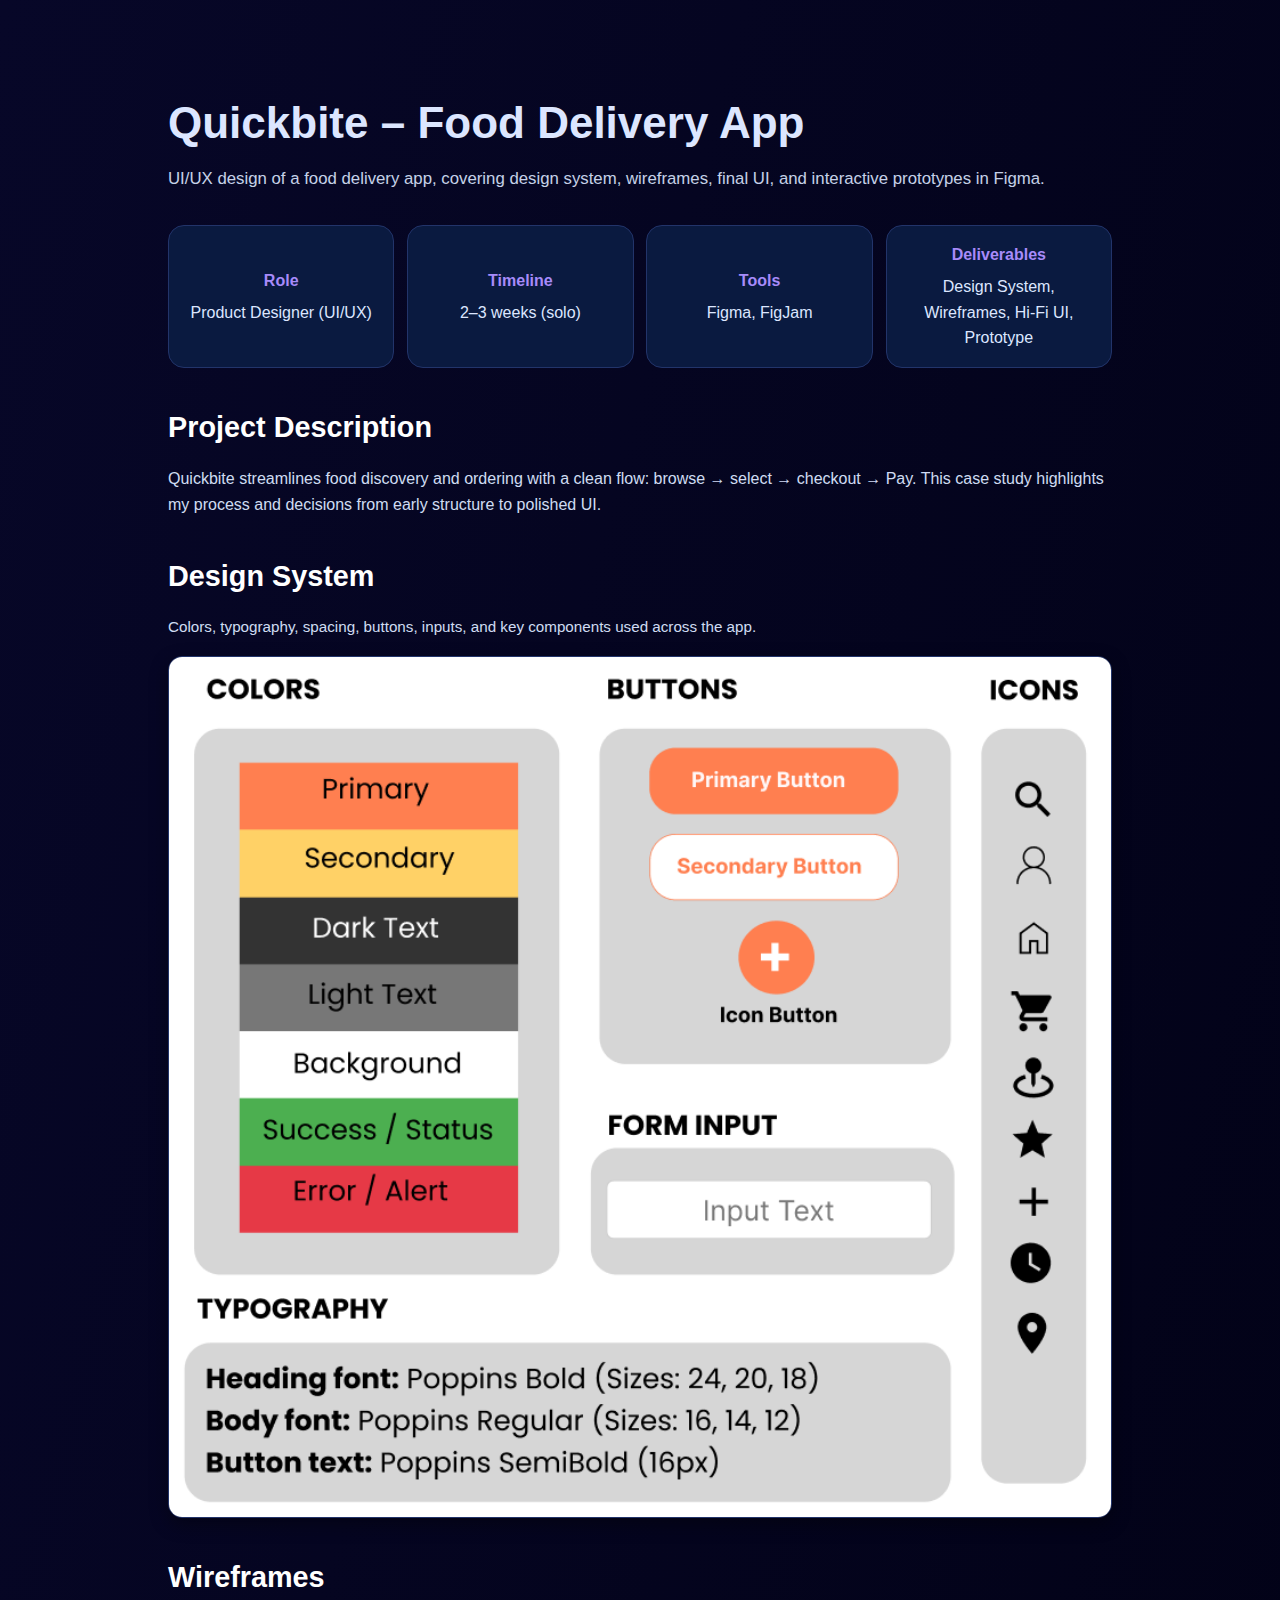
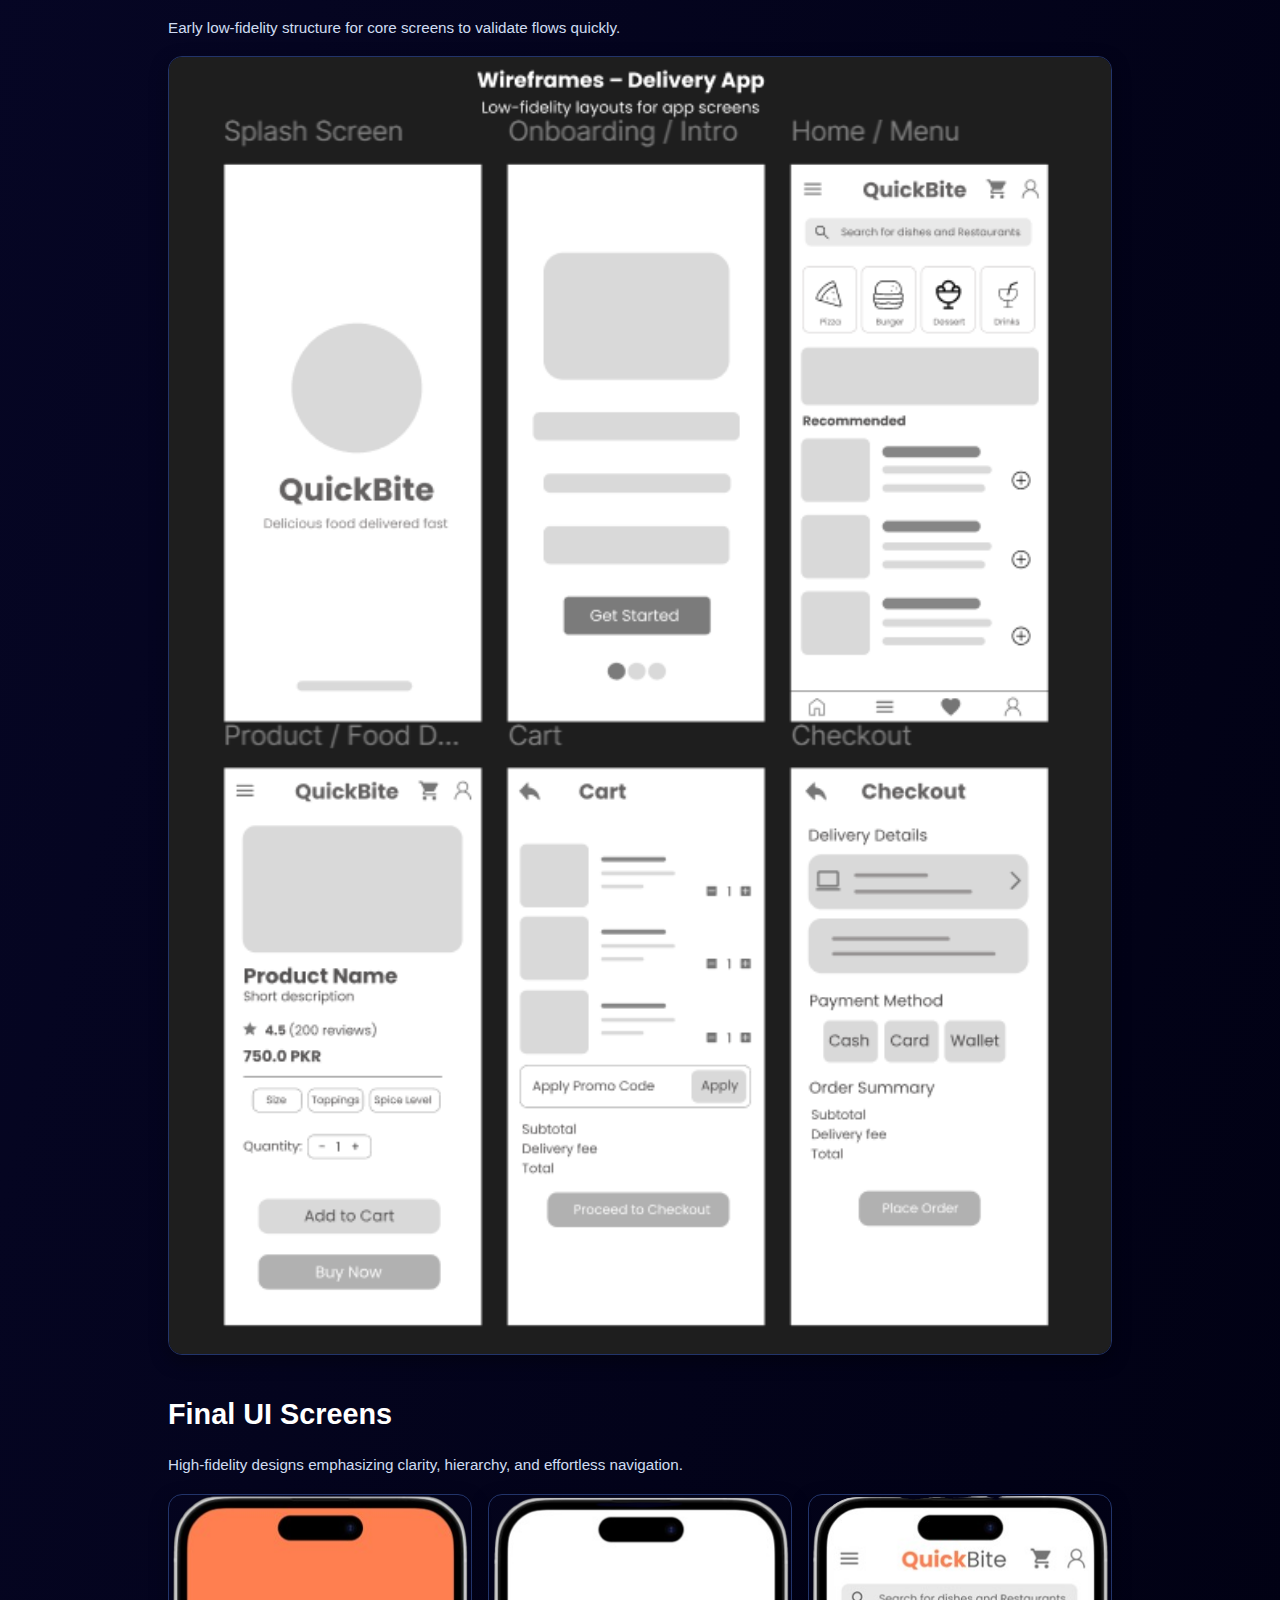
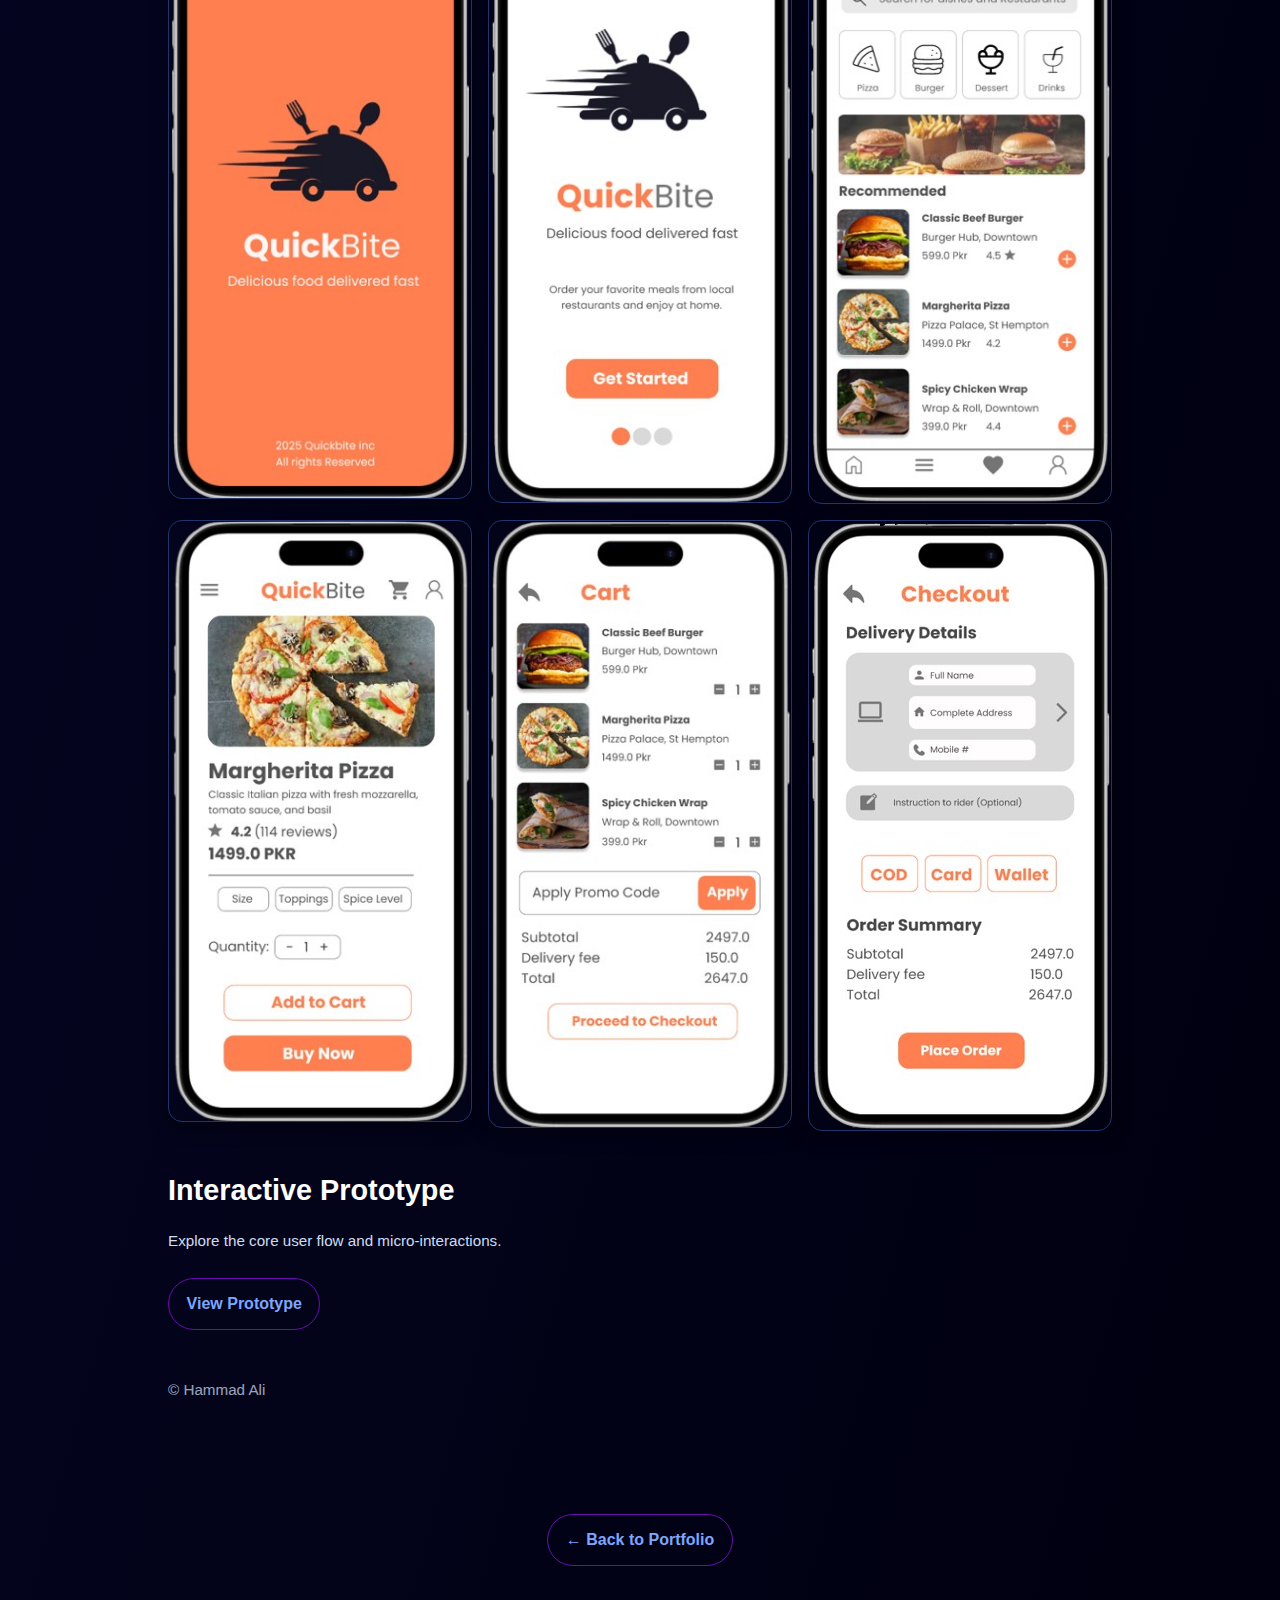
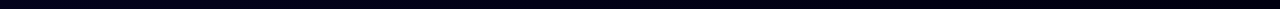
<file: uiux-project1.html>
<!DOCTYPE html>
<html lang="en">
<head>
  <meta charset="UTF-8" />
  <meta name="viewport" content="width=device-width, initial-scale=1.0"/>
  <title>Quickbite – Food Delivery App | UI/UX Case Study</title>

  <!-- Reuse your existing stylesheet -->
  <link rel="stylesheet" href="style.css"/>

  <!-- Page-scoped styles (safe to keep here) -->
  <style>
    /* Layout */
    .case-wrapper { padding: 4rem 10%; max-width: 1200px; margin: 0 auto; color: #dce6ff; }

    /* Back link */
    .back-link { display: inline-flex; gap: .5rem; align-items: center; text-decoration: none; border: 1px solid #6a0dad55; padding: .5rem .9rem; border-radius: 999px; font-size: .95rem; }
    .back-link:hover { background: #6a0dad22; }

    /* Hero */
    .case-hero { margin: 1.5rem 0 2rem; }
    .case-title { font-size: clamp(2rem, 4vw, 2.75rem); margin-bottom: .5rem; }
    .case-sub { opacity: .9; font-size: 1.05rem; }

    /* Meta */
    .meta { display: grid; grid-template-columns: repeat(auto-fit, minmax(180px, 1fr)); gap: .8rem; margin: 1.5rem 0 2.25rem; }
    .meta-card { background: #0a1a40; border: 1px solid #22346a; border-radius: 16px; padding: 1rem 1.1rem; }
    .meta-card h4 { margin-bottom: .4rem; color: #a78bfa; font-weight: 600; }

    /* Sections */
    .case-section { margin: 2.25rem 0; }
    .case-section h2 { font-size: 1.6rem; margin-bottom: .8rem; color: #6a0dad; }
    .case-section p { opacity: .95; }

    /* Media blocks */
    .media { display: grid; grid-template-columns: repeat(auto-fit, minmax(260px, 1fr)); gap: 1rem; margin-top: 1rem; }
    .media img { width: 100%; height: auto; border-radius: 14px; box-shadow: 0 6px 18px rgba(0,0,0,.35); border: 1px solid #22346a; }

    /* Prototype button */
    .btn-outline, .btn-primary { display: inline-block; text-decoration: none; padding: .75rem 1.1rem; border-radius: 999px; border: 1px solid #6a0dad; }
    .btn-primary { background: #6a0dad; border-color: #6a0dad; color: #fff; }
    .btn-primary:hover { filter: brightness(1.08); }

    /* Footer nav */
    .case-nav { display: flex; justify-content: space-between; gap: 1rem; margin-top: 2.5rem; }
    .muted { opacity: .7; font-size: .95rem; }
  </style>
</head>
<body>

  <main class="case-wrapper">
    <!-- Hero -->
    <header class="case-hero">
      <h1 class="case-title">Quickbite – Food Delivery App</h1>
      <p class="case-sub">UI/UX design of a food delivery app, covering design system, wireframes, final UI, and interactive prototypes in Figma.</p>
    </header>

    <!-- Meta -->
    <section class="meta">
      <div class="meta-card">
       <br> <h4>Role</h4>
        <p>Product Designer (UI/UX)</p>
      </div>
      <div class="meta-card">
       <br> <h4>Timeline</h4>
        <p>2–3 weeks (solo)</p>
      </div>
      <div class="meta-card">
       <br> <h4>Tools</h4>
        <p>Figma, FigJam</p>
      </div>
      <div class="meta-card">
        <h4>Deliverables</h4>
        <p>Design System, Wireframes, Hi-Fi UI, Prototype</p>
      </div>
    </section>

    <!-- Description -->
    <section class="case-section">
      <h2> Project Description</h2>
      <p>
        Quickbite streamlines food discovery and ordering with a clean flow: browse → select → checkout → Pay.
        This case study highlights my process and decisions from early structure to polished UI.
      </p>
    </section>

    <!-- Design System -->
    <section class="case-section">
      <h2> Design System</h2>
      <p class="muted">Colors, typography, spacing, buttons, inputs, and key components used across the app.</p>
      <div class="media">
        <img src="assets/Design system.png" alt="Quickbite Design System"/>
      </div>
    </section>

    <!-- Wireframes -->
    <section class="case-section">
      <h2> Wireframes</h2>
      <p class="muted">Early low-fidelity structure for core screens to validate flows quickly.</p>
      <div class="media">
        <!-- Replace with your exported Figma assets -->
        <img src="assets/wireframes.png" alt="Wireframes"/>
      </div>
    </section>

    <!-- Final UI -->
    <section class="case-section">
      <h2> Final UI Screens</h2>
      <p class="muted">High-fidelity designs emphasizing clarity, hierarchy, and effortless navigation.</p>
      <div class="media">
        <!-- Replace with your exported Figma assets -->
        <img src="assets/1st.png" alt=" Landing"/>
        <img src="assets/welcome.png" alt=" Welcome"/>
        <img src="assets/home.png" alt=" Home"/>
        <img src="assets/resturant.png" alt=" Restaurant"/>
        <img src="assets/cart.png" alt=" Cart"/>
        <img src="assets/checkout.png" alt=" Checkout"/>
      </div>
    </section>

    <!-- Prototype -->
    <section class="case-section">
      <h2> Interactive Prototype</h2>
      <p class="muted">Explore the core user flow and micro-interactions.</p><br>
      <a href="https://www.figma.com/proto/vi0Ort4JM1Rf9wN3PC8gpb/QuickBite-%E2%80%93
      -Food-Delivery-App?page-id=1%3A4&node-id=43-277&p=f&viewport=228%2C25%2C0.27&t=
      jrr0LNRKMBejVuUk-1&scaling=scale-down&content-scaling=fixed" target="_blank" 
      class="btn-outline">View Prototype</a>
    </section>

    <!-- Footer nav -->
    <div class="case-nav">
      <span class="muted">© Hammad Ali</span>
    </div>
  </main>
<div class="case-section" style="text-align: center; margin-top: 3rem;">
  <a href="index.html" class="btn-outline">← Back to Portfolio</a>
</div>
</body>
</html>
</file>
<file: style.css>
/* General Reset */
* {
  margin: 0;
  padding: 0;
  box-sizing: border-box;
}

body {
  font-family: 'Arial', sans-serif;
  background: linear-gradient(to bottom right, #070728, #000010);
  color: #b3c7f9;
  line-height: 1.6;
  scroll-behavior: smooth;
}
/* ---------- Navbar ---------- */

/* Desktop (default) */
.navbar {
  position: relative;
  width: 100%;
  padding: 1rem 2rem;
  background: transparent;
  display: flex;
  justify-content: center;  /* center nav */
  align-items: center;
  margin-top: 20px;
  z-index: 1000;
}

/* Nav Links (desktop) */
.navbar .nav-links {
  display: flex;
  justify-content: center;
  list-style: none;
  gap: 2rem;
}

.navbar .nav-links a {
  position: relative;
  text-decoration: none;
  color: #b3c7f9;
  font-weight: bold;
  transition: color 0.3s ease;
}

/* Hover underline effect */
.navbar .nav-links a::after {
  content: "";
  position: absolute;
  left: 0;
  bottom: -4px;
  width: 0;
  height: 2px;
  background: #6a0dad;
  transition: width 0.3s ease;
}

.navbar .nav-links a:hover {
  color: #6a0dad;
}

.navbar .nav-links a:hover::after {
  width: 100%;
}

/* ---------- Mobile (override) ---------- */
@media (max-width: 768px) {
  .navbar {
    display: none;   /* hide navbar on mobile */
  }
}



/* Hero Section */
.hero {
  height: 100vh;
  display: flex;
  flex-direction: column;
  justify-content: center;
  align-items: center;
  text-align: center;
}
.hero h1 {
  font-size: 4rem;
  font-weight: bold;
}
.hero h1 {
  font-size: 4rem;
  font-weight: bold;
  color: #fff;
  text-shadow: 0 0 5px #9aa9f7, 0 0 5px #9aa9f7, 0 0 2.5px #9aa9f7, 0 0 7.5px #9aa9f7;

}

@keyframes glow {
  from {
    text-shadow: 0 0 3px #9aa9f7, 0 0 10px #9aa9f7, 0 0 15px #9aa9f7, 0 0 30px #9aa9f7;
  }
  to {
    text-shadow: 0 0 3px #9aa9f7, 0 0 10px #9aa9f7, 0 0 15px #9aa9f7, 0 0 30px #9aa9f7;
  }
}
.hero p {
  margin: 1rem 0;
  font-size: 1.2rem;
}
.hero p:nth-of-type(2) {
  font-size: 1rem;
  color: #9aa9f7f1;   /* softer, lighter shade */
  margin-top: -0.3rem;
  font-style: italic; /* italic */
}
/* Section wrapper */
.about {
  position: relative;
}

/* Constrains the layout and provides a positioning context */
.about-inner {
  position: relative;
  max-width: 1200px;   /* adjust to your site container width */
  margin: 0 auto;
}

/* Reserve horizontal space so text never collides with the photo */
.about-content {
  text-align: justify;
  /* width of the circle (260) + the gap you want (80) = 340 */
  margin-right: 340px;
}

/* Circle pinned on the right,  */
.about-photo {
  position: absolute;
  top: 3.25rem;
  right: 30px;
  width: 230px;
  height: 230px;
  border-radius: 50%;
  overflow: hidden;
  display: grid;
  place-items: center
  /* Glow effect */
  box-shadow: 0 0 10px #00aaff,   /* subtle glow */
              0 0 20px #00aaff,
              0 0 35px #00aaff;
  transition: box-shadow 0.3s ease;
}

.about-photo img {
  width: 100%;
  height: 100%;
  object-fit: cover;
  border-radius: 50%; /* ensure image follows the circular shape */
}

/* Responsive: stack on small screens */
@media (max-width: 900px) {
  .about-content {
    margin-right: 0;
  }
  .about-photo {
    position: static;
    margin: 1.75rem auto 0;
    box-shadow: 0 0 10px #6a0dad, 0 0 20px #6a0dad; /* reduce glow on small screens */
  }
}

/* Universal Button Styles (for actual buttons, not navbar links) */
button,
.btn-outline {
  position: relative;
  display: inline-block;
  border: 1px solid #b3c7f9;
  padding: 0.6rem 1.5rem;
  border-radius: 30px;
  text-decoration: none;
  color: #b3c7f9;
  background: transparent;
  font-weight: bold;
  cursor: pointer;
  overflow: hidden;
  transition: color 0.3s ease, background 0.3s ease, box-shadow 0.3s ease;
}

/* Glowing hover effect for all buttons */
button::after,
.btn-outline::after {
  content: "";
  position: absolute;
  left: 0;
  bottom: -4px;
  width: 0;
  height: 2px;
  background: #6a0dad;
  transition: width 0.3s ease;
}

button:hover,
.btn-outline:hover {
  color: #6a0dad;
  background: rgba(106, 13, 173, 0.1);
  box-shadow: 0 0 12px rgba(106, 13, 173, 0.6);
}

button:hover::after,
.btn-outline:hover::after {
  width: 100%;
}


/* Special Style for Download Resume Button */
.download-btn {
  display: inline-block;
  padding: 0.8rem 2rem;
  border-radius: 40px;
  background: linear-gradient(45deg, #6a0dad, #0077ff);
  color: #fff !important;
  font-weight: bold;
  text-decoration: none;
  cursor: pointer;
  box-shadow: 0 0 12px rgba(106, 13, 173, 0.6);
  transition: all 0.3s ease;
}

.download-btn:hover {
  background: linear-gradient(45deg, #0077ff, #6a0dad);
  transform: translateY(-3px);
  box-shadow: 0 0 20px rgba(106, 13, 173, 0.9);
}

/* About Section */
.about {
  padding: 5rem 10%;
  background: #1f2e5282;
}

.about h2 {
  font-size: 2.5rem;
  margin-bottom: 1rem;
}

.quote {
  color: #00aaff;
  margin: 1rem 0;
  font-style: italic;
}

/* Skills Section */
.skills {
  padding: 5rem 10%;
}

.skills h2 {
  font-size: 2.5rem;
  margin-bottom: 2rem;
}

.skills-grid {
  display: grid;
  grid-template-columns: repeat(auto-fit, minmax(220px, 1fr)); /* bigger cards */
  gap: 2rem;
}

.skill-card {
  background: #0a1a40;
  padding: 2.2rem;               /* more padding = bigger card */
  border-radius: 16px;
  text-align: center;
  transition: transform 0.3s;
  
  display: flex;                 /* center content */
  flex-direction: column;
  justify-content: center;       /* vertical center */
  align-items: center;           /* horizontal center */
  gap: 0.7rem;
  height: 260px;                 /* fixed height for equal size */
}

.skill-card:hover {
  transform: translateY(-5px);
}

.skill-card img {
  width: 60px;                   /* bigger icon */
  margin-bottom: 0.5rem;
}

.skill-card h3 {
  font-size: 1.3rem;             /* slightly bigger title */
}

.skill-desc {
  font-size: 1rem;               /* slightly bigger description */
  font-style: italic;
  color: #9bb2d6;
  margin-top: 0.3rem;
}

/* Projects Section */
.projects {
  padding: 4rem 10%;
  text-align: center;
}

.projects h2 {
  font-size: 2.5rem;
  margin-bottom: 2rem;
  color: #dce6ff;
}

.projects-grid {
  display: grid;
  grid-template-columns: repeat(auto-fit, minmax(250px, 1fr));
  gap: 2rem;
}

.project-card {
  background: #0a1a40;
  border-radius: 15px;
  padding: 1.5rem;
  text-align: center;
  transition: transform 0.3s;
}

.project-card:hover {
  transform: translateY(-5px);
}

.project-image {
  width: 100%;
  height: 150px;
  object-fit: contain; /* keeps logos/images neat */
  border-radius: 10px;
  padding: 10px;
  margin-bottom: 0.8rem;
}

.project-card h3 {
  color: #fff;
  margin-bottom: 0.4rem;
  font-size: 1.2rem;
  font-weight: bold;
}

/* NEW - paragraph under title */
.project-card p {
  color: #d0d8ff;
  font-size: 0.95rem;
  margin-bottom: 1rem;
  line-height: 1.4;
}

.btn-outline {
  display: inline-block;
  padding: 6px 16px;
  border: 1px solid #7da6ff;
  border-radius: 20px;
  color: #7da6ff;
  text-decoration: none;
  transition: all 0.3s ease;
}

.btn-outline:hover {
  background: #7da6ff;
  color: #0a1a40;
}

/* Contact Section */
.contact {
  padding: 5rem 10%;
  background: #0a1a40;
  text-align: center;
}

.contact h2 {
  font-size: 2.5rem;
  margin-bottom: 1.5rem;
}

.contact form {
  display: flex;
  flex-direction: column;
  gap: 1rem;
  max-width: 500px;
  margin: auto;
}

.contact input,
.contact textarea {
  padding: 0.8rem;
  border-radius: 8px;
  border: none;
  outline: none;
  background: #111;
  color: #b3c7f9;
}

.contact button {
  padding: 0.8rem;
  border: none;
  background: #0077ff;
  color: white;
  border-radius: 8px;
  cursor: pointer;
}

.contact button:hover {
  background: #0055cc;
}

.contact .btn-outline {
  margin-top: 2rem;
}
#contact form {
  margin-bottom: 40px; /* pushes form up a little */
}
.social-text {
  color: #ccc; /* grey-white */
  text-align: center;
  margin-bottom: 0.5rem; /* space between text and icons */
  font-size: 1rem;
  letter-spacing: 0.5px;
  margin-top: 5vh; /* push it down a bit from top */
  margin-bottom: 1rem;
}
.social-icons {
  display: flex;
  justify-content: center;   /* center horizontally */
  gap: 1.5rem;               /* space between icons */
  margin-top: 40px;          /* space above icons */
}

.social-icons i {
  font-size: 2rem;
  color: #b3c7f9;
  transition: transform 0.3s, color 0.3s, text-shadow 0.3s;
}

.social-icons {
  display: flex;
  justify-content: center;
  gap: 1.5rem;
  margin-top: 1rem;
}

.social-icons a {
  font-size: 2rem;
  color: #b3c7f9;
  transition: all 0.3s ease;
}

.social-icons a:hover {
  transform: scale(1.5);
  color: #6a0dad; /* theme color */
  text-shadow: 
    0 0 2px #6a0dad,
    0 0 4px #6a0dad,
    0 0 8px #6a0dad,
    0 0 12px #6a0dad; /* stronger neon glow */
}
.social-email {
  color: #b3c7f9; /* same grey-white */
  text-align: center;
  margin-top: 1rem; /* space between icons and email */
  font-size: 0.95rem;
  letter-spacing: 0.5px;
  word-break: break-all;
  display: flex;
  justify-content: center; /* center horizontally */
  align-items: center; /* vertical alignment of icon & text */
  gap: 0.5rem; /* space between icon and email */
}
.social-email i {
  font-size: 1.2rem;
   /* Gmail red */
}

.footer {
  background: #141f3967;       /* same as contact section for consistency */
  color: #b3c7f9;
  text-align: center;
  padding: 1.5rem;
  margin-top: 2rem;
  font-size: 0.9rem;
  border-top: 1px solid rgba(255, 255, 255, 0.1);
}

.footer p {
  margin: 0;
}
/* Hide Navbar Only on Mobile */
@media (max-width: 768px) {
  .navbar {
    display: none;
  }
}
/* === Case Study Page Styles === */
.case-wrapper { 
  padding: 4rem 10%; 
  max-width: 1200px; 
  margin: 0 auto; 
  color: #dce6ff; 
}

.case-section { 
  margin: 2.25rem 0; 
}

.case-wrapper .case-section h2 { 
  font-size: 1.8rem; 
  margin-bottom: 1rem; 
  font-weight: 600;
  color: #ffffff !important; /* Force white on case study headings */
}

.media { 
  display: grid; 
  grid-template-columns: repeat( minmax(260px, 1fr)); 
   column-gap: 0rem;   
  row-gap: 1rem;
  margin-top: 1rem; 
}

.media img { 
  width: 50%; 
  border-radius: 14px; 
  box-shadow: 0 6px 18px rgba(0,0,0,.35); 
  transition: transform 0.3s ease;
}
.design-system .media img {
  width: 0%;          /* shrink it */
  max-width: 50px;    /* optional: cap size */
  margin: 0 auto;      /* center the image */
  display: block;
}

.media img:hover {
  transform: scale(1.03); /* subtle zoom effect */
}
/* Meta Section */
.meta {
  display: grid;
  grid-template-columns: repeat(auto-fit, minmax(200px, 1fr));
  gap: 1.5rem;
  margin: 2rem 0;
}

.meta-box {
  background: #0a1a40;
  padding: 1.2rem;
  border-radius: 12px;
  text-align: center;   /* ✅ Center heading & paragraph */
  box-shadow: 0 4px 12px rgba(0,0,0,.3);
}

.meta-box h3 {
  margin-bottom: 0.5rem;
  font-size: 1.2rem;
  color: #ffffff;
}

.meta-box p {
  color: #dce6ff;
  font-size: 0.95rem;
}
.meta, 
.meta * {
  text-align: center !important;
}
</file>
